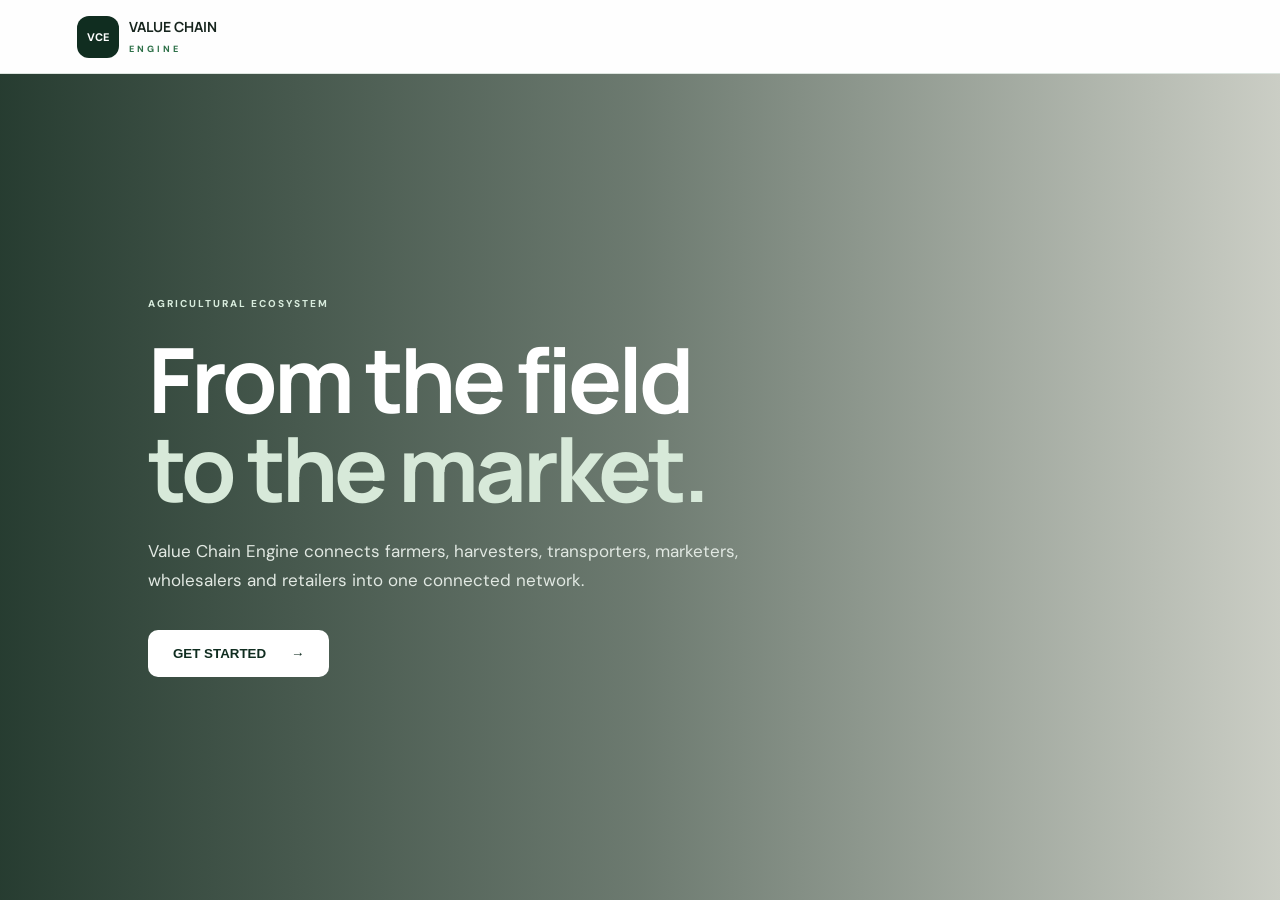
<file: index.html>
<!DOCTYPE html>
<html lang="en">
<head>
    <meta charset="UTF-8">
    <meta name="viewport" content="width=device-width, initial-scale=1.0">

    <title>Value Chain Engine</title>

    <link rel="stylesheet" href="style.css">

    <link href="https://fonts.googleapis.com/css2?family=DM+Sans:wght@400;500;600;700&family=Manrope:wght@500;600;700;800&display=swap" rel="stylesheet">
</head>

<body>

<!-- ================= NAVBAR ================= -->

<header class="navbar">

    <div class="logo" onclick="showLanding()">
        <span>VCE</span>
        <div>
            <strong>VALUE CHAIN</strong>
            <small>ENGINE</small>
        </div>
    </div>

    <div id="navProfile" class="nav-profile hidden">
        <span id="navUserName"></span>
        <button onclick="openEditProfile()">Profile</button>
    </div>

</header>


<!-- ================= LANDING ================= -->

<section id="landingPage" class="page landing">

    <div class="landing-image"></div>

    <div class="landing-content">

        <div class="eyebrow">
            AGRICULTURAL ECOSYSTEM
        </div>

        <h1>
            From the field<br>
            <span>to the market.</span>
        </h1>

        <p>
            Value Chain Engine connects farmers, harvesters,
            transporters, marketers, wholesalers and retailers
            into one connected network.
        </p>

        <button class="start-button" onclick="startEngine()">
            GET STARTED
            <span>→</span>
        </button>

    </div>

</section>


<!-- ================= ROLE ================= -->

<section id="rolePage" class="page centered-page hidden">

    <div class="step-number">01</div>

    <h1>Who are you?</h1>

    <p class="subtitle">
        Select your role in the value chain.
    </p>

    <div class="select-wrapper">

        <select id="roleSelect">

            <option value="">
                Select your role
            </option>

            <option value="farmer">
                Farmer
            </option>

            <option value="harvester">
                Harvester
            </option>

            <option value="tools">
                Tools Distributor
            </option>

            <option value="sorting">
                Sorting & Grading
            </option>

            <option value="transport">
                Transportation
            </option>

            <option value="marketer">
                Marketer
            </option>

            <option value="wholesaler">
                Wholesaler
            </option>

            <option value="retailer">
                Retailer
            </option>

        </select>

    </div>

    <button class="continue-button" onclick="continueRole()">
        CONTINUE →
    </button>

</section>


<!-- ================= PROFILE SETUP ================= -->

<section id="profilePage" class="page profile-page hidden">

    <div class="profile-container">

        <div class="step-number">02</div>

        <h1 id="profileHeading">
            Build your profile
        </h1>

        <p class="subtitle">
            Tell us a little about yourself and your work.
        </p>


        <div class="form-section">

            <h3>Personal information</h3>

            <div class="form-grid">

                <div>
                    <label>Name / Business name</label>
                    <input id="nameInput" placeholder="Enter name">
                </div>

                <div>
                    <label>Mobile number</label>
                    <input id="phoneInput" placeholder="10 digit mobile number">
                </div>

                <div>
                    <label>State</label>

                    <select id="stateInput">

                        <option value="">Select state</option>
                        <option>Karnataka</option>
                        <option>Kerala</option>
                        <option>Tamil Nadu</option>
                        <option>Andhra Pradesh</option>
                        <option>Maharashtra</option>

                    </select>

                </div>

                <div>
                    <label>City / Location</label>
                    <input id="locationInput" placeholder="Example: Bengaluru">
                </div>

            </div>

        </div>


        <!-- DYNAMIC JOB DETAILS -->

        <div id="jobDetails" class="form-section">

        </div>


        <button class="continue-button full-button" onclick="saveProfile()">
            CREATE MY PROFILE →
        </button>

    </div>

</section>


<!-- ================= DASHBOARD ================= -->

<section id="dashboardPage" class="page dashboard hidden">

    <div class="dashboard-container">

        <div class="dashboard-top">

            <div>

                <div class="eyebrow">
                    YOUR VALUE CHAIN
                </div>

                <h1 id="welcomeText">
                    Welcome
                </h1>

                <p id="roleText"></p>

            </div>

            <button class="edit-button" onclick="openEditProfile()">
                Edit profile
            </button>

        </div>


        <!-- CURRENT PROFILE -->

        <div class="profile-strip">

            <div>
                <small>LOCATION</small>
                <strong id="dashLocation">—</strong>
            </div>

            <div>
                <small>ROLE</small>
                <strong id="dashRole">—</strong>
            </div>

            <div>
                <small>STATUS</small>
                <strong class="active-status">ACTIVE</strong>
            </div>

        </div>


        <!-- NETWORK -->

        <div class="network-section">

            <div class="section-label">
                FIND CONNECTIONS
            </div>

            <h2>
                Build your network
            </h2>

            <div id="networkList" class="network-list">

            </div>

        </div>


        <!-- PROFILE DATA -->

        <div class="availability-section">

            <div class="section-label">
                YOUR CURRENT DATA
            </div>

            <h2>
                Current availability
            </h2>

            <div id="currentData" class="data-list">

            </div>

        </div>

    </div>

</section>


<!-- ================= SEARCH ================= -->

<section id="searchPage" class="page search-page hidden">

    <div class="search-container">

        <button class="back-button" onclick="backToDashboard()">
            ← Back
        </button>

        <div class="eyebrow">
            FIND CONNECTIONS
        </div>

        <h1 id="searchHeading">
            Transportation
        </h1>

        <p id="searchDescription"></p>


        <div class="search-box">

            <div>

                <label>Crop / Product</label>

                <select id="searchCrop">

                    <option value="">Any crop</option>
                    <option>Coconut</option>
                    <option>Tomato</option>
                    <option>Rice</option>
                    <option>Coffee</option>
                    <option>Arecanut</option>
                    <option>Banana</option>

                </select>

            </div>


            <div>

                <label>Quantity (kg)</label>

                <input
                    id="searchQuantity"
                    type="number"
                    placeholder="Example: 2000"
                >

            </div>


            <div>

                <label>State</label>

                <select id="searchState">

                    <option value="">Any state</option>
                    <option>Karnataka</option>
                    <option>Kerala</option>
                    <option>Tamil Nadu</option>
                    <option>Andhra Pradesh</option>
                    <option>Maharashtra</option>

                </select>

            </div>


            <button onclick="searchNetwork()">
                SEARCH →
            </button>

        </div>


        <div id="searchResults" class="search-results">

        </div>

    </div>

</section>


<!-- ================= CONNECTION ================= -->

<div id="connectionModal" class="modal hidden">

    <div class="modal-background" onclick="closeConnection()"></div>

    <div class="modal-card">

        <button class="modal-close" onclick="closeConnection()">×</button>

        <div id="connectionContent"></div>

    </div>

</div>


<!-- ================= EDIT PROFILE ================= -->

<div id="editModal" class="modal hidden">

    <div class="modal-background" onclick="closeEditProfile()"></div>

    <div class="modal-card">

        <button class="modal-close" onclick="closeEditProfile()">×</button>

        <div id="editContent"></div>

    </div>

</div>


<script src="script.js"></script>

</body>
</html>
</file>
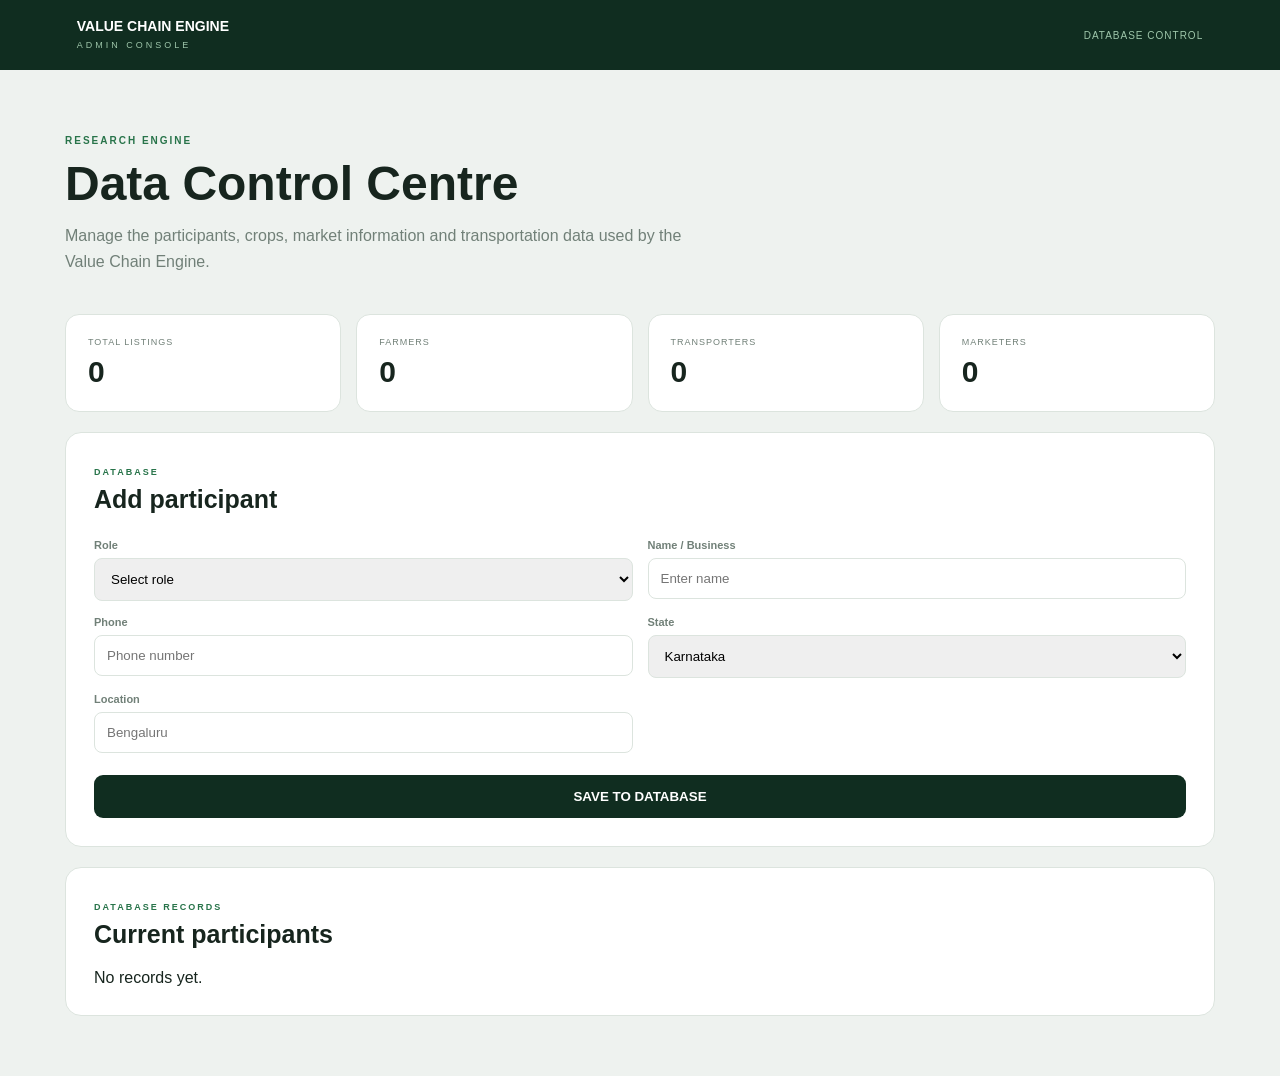
<file: admin.html>
<!DOCTYPE html>
<html lang="en">

<head>

    <meta charset="UTF-8">

    <meta name="viewport"
          content="width=device-width, initial-scale=1.0">

    <title>VCE Admin Console</title>

    <link rel="stylesheet" href="admin.css">

</head>


<body>


<header class="admin-nav">

    <div>

        <strong>VALUE CHAIN ENGINE</strong>

        <span>ADMIN CONSOLE</span>

    </div>


    <div class="admin-status">
        DATABASE CONTROL
    </div>

</header>


<main class="admin-container">


    <section class="admin-header">

        <small>RESEARCH ENGINE</small>

        <h1>
            Data Control Centre
        </h1>

        <p>
            Manage the participants, crops, market information
            and transportation data used by the Value Chain Engine.
        </p>

    </section>


    <!-- STATS -->

    <section class="stats">

        <div>
            <small>TOTAL LISTINGS</small>
            <strong id="totalListings">0</strong>
        </div>

        <div>
            <small>FARMERS</small>
            <strong id="farmerCount">0</strong>
        </div>

        <div>
            <small>TRANSPORTERS</small>
            <strong id="transportCount">0</strong>
        </div>

        <div>
            <small>MARKETERS</small>
            <strong id="marketerCount">0</strong>
        </div>

    </section>


    <!-- ADD DATA -->

    <section class="admin-card">

        <div class="card-heading">

            <div>

                <small>DATABASE</small>

                <h2>
                    Add participant
                </h2>

            </div>

        </div>


        <div class="form-grid">


            <div>

                <label>Role</label>

                <select id="adminRole"
                        onchange="loadAdminFields()">

                    <option value="">
                        Select role
                    </option>

                    <option value="farmer">
                        Farmer
                    </option>

                    <option value="harvester">
                        Harvester
                    </option>

                    <option value="tools">
                        Tools Distributor
                    </option>

                    <option value="sorting">
                        Sorting & Grading
                    </option>

                    <option value="transport">
                        Transportation
                    </option>

                    <option value="marketer">
                        Marketer
                    </option>

                    <option value="wholesaler">
                        Wholesaler
                    </option>

                    <option value="retailer">
                        Retailer
                    </option>

                </select>

            </div>


            <div>

                <label>Name / Business</label>

                <input
                    id="adminName"
                    placeholder="Enter name"
                >

            </div>


            <div>

                <label>Phone</label>

                <input
                    id="adminPhone"
                    placeholder="Phone number"
                >

            </div>


            <div>

                <label>State</label>

                <select id="adminState">

                    <option>Karnataka</option>
                    <option>Kerala</option>
                    <option>Tamil Nadu</option>
                    <option>Andhra Pradesh</option>
                    <option>Maharashtra</option>

                </select>

            </div>


            <div>

                <label>Location</label>

                <input
                    id="adminLocation"
                    placeholder="Bengaluru"
                >

            </div>


        </div>


        <div id="adminDynamicFields"></div>


        <button
            class="save-admin"
            onclick="saveAdminListing()"
        >
            SAVE TO DATABASE
        </button>

    </section>


    <!-- DATABASE -->

    <section class="admin-card">

        <div class="card-heading">

            <div>

                <small>DATABASE RECORDS</small>

                <h2>
                    Current participants
                </h2>

            </div>

        </div>


        <div id="adminListings"
             class="admin-list">

        </div>

    </section>


</main>


<script src="admin.js"></script>

</body>

</html>
</file>
<file: style.css>
* {
    box-sizing: border-box;
    margin: 0;
    padding: 0;
}

:root {
    --dark: #102d20;
    --green: #2d7048;
    --light-green: #e7f1e9;

    --cream: #f5f3eb;
    --white: #ffffff;

    --text: #17251e;
    --muted: #718078;

    --border: #dce4de;

    --orange: #c9853d;
}

body {
    font-family: "DM Sans", sans-serif;

    background: var(--cream);

    color: var(--text);

    min-height: 100vh;
}


/* ================= NAVBAR ================= */

.navbar {

    height: 74px;

    padding: 0 6%;

    background: rgba(255,255,255,.95);

    border-bottom: 1px solid var(--border);

    display: flex;

    justify-content: space-between;

    align-items: center;

    position: sticky;

    top: 0;

    z-index: 100;
}

.logo {

    display: flex;

    align-items: center;

    gap: 10px;

    cursor: pointer;
}

.logo > span {

    width: 42px;

    height: 42px;

    border-radius: 12px;

    background: var(--dark);

    color: white;

    display: flex;

    align-items: center;

    justify-content: center;

    font-size: 11px;

    font-weight: 800;
}

.logo strong {

    display: block;

    font-family: Manrope;

    font-size: 14px;
}

.logo small {

    font-size: 9px;

    letter-spacing: 3px;

    color: var(--green);

    font-weight: 800;
}

.nav-profile {

    display: flex;

    align-items: center;

    gap: 15px;
}

.nav-profile button {

    border: 1px solid var(--border);

    background: white;

    padding: 9px 15px;

    border-radius: 9px;

    cursor: pointer;
}


/* ================= COMMON ================= */

.hidden {
    display: none !important;
}

.page {
    min-height: calc(100vh - 74px);
}

.eyebrow {

    font-size: 10px;

    letter-spacing: 2px;

    font-weight: 800;

    color: var(--green);
}

.step-number {

    color: var(--green);

    font-size: 11px;

    font-weight: 800;

    letter-spacing: 2px;

    margin-bottom: 15px;
}


/* ================= LANDING ================= */

.landing {

    position: relative;

    min-height: calc(100vh - 74px);

    display: flex;

    align-items: center;

    overflow: hidden;
}

.landing-image {

    position: absolute;

    inset: 0;

    background-image:
        linear-gradient(
            90deg,
            rgba(10,35,23,.88),
            rgba(10,35,23,.58),
            rgba(10,35,23,.18)
        ),
        url("https://images.unsplash.com/photo-1500382017468-9049fed747ef?auto=format&fit=crop&w=2000&q=85");

    background-size: cover;

    background-position: center;
}

.landing-content {

    position: relative;

    z-index: 2;

    color: white;

    max-width: 700px;

    margin-left: 10%;

    padding: 60px 20px;
}

.landing-content .eyebrow {
    color: #d7ebdc;
}

.landing-content h1 {

    font-family: Manrope;

    font-size: clamp(50px, 8vw, 90px);

    line-height: .98;

    letter-spacing: -4px;

    margin: 25px 0;
}

.landing-content h1 span {
    color: #d7e9d9;
}

.landing-content p {

    max-width: 600px;

    color: #e1e8e2;

    line-height: 1.7;

    font-size: 17px;
}

.start-button {

    margin-top: 35px;

    padding: 16px 25px;

    border: none;

    border-radius: 10px;

    background: white;

    color: var(--dark);

    font-weight: 800;

    cursor: pointer;

    display: flex;

    gap: 25px;

    align-items: center;
}

.start-button:hover {
    transform: translateY(-2px);
}


/* ================= CENTER PAGE ================= */

.centered-page {

    display: flex;

    flex-direction: column;

    justify-content: center;

    align-items: center;

    text-align: center;

    padding: 60px 20px;
}

.centered-page h1,
.profile-container h1,
.search-container h1 {

    font-family: Manrope;

    font-size: clamp(40px, 6vw, 65px);

    letter-spacing: -3px;

    margin-bottom: 10px;
}

.subtitle {

    color: var(--muted);

    margin-bottom: 35px;
}


/* ================= SELECT ================= */

.select-wrapper {

    width: min(500px, 100%);

    position: relative;
}

.select-wrapper select {

    width: 100%;

    padding: 18px;

    border-radius: 12px;

    border: 1px solid var(--border);

    background: white;

    font-size: 16px;

    font-family: inherit;

    outline: none;
}

.continue-button {

    margin-top: 25px;

    padding: 15px 25px;

    background: var(--dark);

    color: white;

    border: none;

    border-radius: 10px;

    cursor: pointer;

    font-weight: 800;
}


/* ================= PROFILE ================= */

.profile-page {

    padding: 70px 20px;
}

.profile-container {

    width: min(900px, 100%);

    margin: auto;
}

.form-section {

    background: white;

    border: 1px solid var(--border);

    border-radius: 18px;

    padding: 28px;

    margin-top: 25px;
}

.form-section h3 {

    font-family: Manrope;

    margin-bottom: 22px;
}

.form-grid {

    display: grid;

    grid-template-columns: 1fr 1fr;

    gap: 18px;
}

.form-grid > div {

    display: flex;

    flex-direction: column;

    gap: 7px;
}

label {

    font-size: 11px;

    font-weight: 700;

    color: var(--muted);
}

input,
select,
textarea {

    width: 100%;

    padding: 13px;

    border: 1px solid var(--border);

    border-radius: 9px;

    background: white;

    outline: none;

    font-family: inherit;
}

input:focus,
select:focus,
textarea:focus {
    border-color: var(--green);
}

.full-button {
    width: 100%;
}


/* ================= DASHBOARD ================= */

.dashboard-container {

    width: min(1100px, 100%);

    margin: auto;

    padding: 70px 20px;
}

.dashboard-top {

    display: flex;

    justify-content: space-between;

    align-items: end;
}

.dashboard-top h1 {

    font-family: Manrope;

    font-size: 48px;

    letter-spacing: -2px;

    margin-top: 8px;
}

.dashboard-top p {

    color: var(--muted);

    margin-top: 7px;
}

.edit-button {

    border: 1px solid var(--border);

    background: white;

    padding: 11px 16px;

    border-radius: 9px;

    cursor: pointer;
}

.profile-strip {

    display: grid;

    grid-template-columns: repeat(3,1fr);

    margin-top: 35px;

    background: var(--dark);

    color: white;

    border-radius: 16px;

    overflow: hidden;
}

.profile-strip > div {

    padding: 22px;

    border-right: 1px solid rgba(255,255,255,.1);
}

.profile-strip small {

    display: block;

    color: #9cb3a4;

    font-size: 9px;

    letter-spacing: 1px;

    margin-bottom: 6px;
}

.active-status {
    color: #9be2ad;
}

.network-section,
.availability-section {

    margin-top: 60px;
}

.section-label {

    font-size: 10px;

    color: var(--green);

    font-weight: 800;

    letter-spacing: 2px;
}

.network-section h2,
.availability-section h2 {

    font-family: Manrope;

    margin-top: 7px;

    font-size: 30px;
}

.network-list {

    margin-top: 20px;

    display: grid;

    grid-template-columns: repeat(3,1fr);

    gap: 12px;
}

.network-item {

    background: white;

    border: 1px solid var(--border);

    border-radius: 14px;

    padding: 22px;

    cursor: pointer;

    transition: .2s;
}

.network-item:hover {

    transform: translateY(-3px);

    border-color: #a9c7b1;
}

.network-item h3 {

    font-family: Manrope;

    font-size: 17px;
}

.network-item p {

    color: var(--muted);

    font-size: 13px;

    margin-top: 7px;
}

.network-item span {

    display: block;

    margin-top: 20px;

    color: var(--green);

    font-weight: 800;
}

.data-list {

    margin-top: 20px;

    display: grid;

    gap: 10px;
}

.data-item {

    display: flex;

    justify-content: space-between;

    padding: 18px;

    background: white;

    border: 1px solid var(--border);

    border-radius: 12px;
}


/* ================= SEARCH ================= */

.search-page {

    padding: 60px 20px;
}

.search-container {

    width: min(1100px,100%);

    margin: auto;
}

.back-button {

    border: none;

    background: none;

    cursor: pointer;

    color: var(--green);

    font-weight: 800;

    margin-bottom: 35px;
}

.search-box {

    margin-top: 35px;

    background: white;

    border: 1px solid var(--border);

    border-radius: 15px;

    padding: 18px;

    display: grid;

    grid-template-columns: 1fr 1fr 1fr auto;

    gap: 12px;
}

.search-box > div {

    display: flex;

    flex-direction: column;

    gap: 6px;
}

.search-box button {

    align-self: end;

    padding: 13px 20px;

    background: var(--dark);

    color: white;

    border: none;

    border-radius: 9px;

    cursor: pointer;

    font-weight: 800;
}

.search-results {

    margin-top: 25px;

    display: grid;

    grid-template-columns: repeat(2,1fr);

    gap: 15px;
}

.result-card {

    background: white;

    border: 1px solid var(--border);

    border-radius: 15px;

    padding: 22px;
}

.result-card h3 {

    font-family: Manrope;

    font-size: 19px;
}

.result-role {

    color: var(--green);

    font-size: 10px;

    font-weight: 800;

    letter-spacing: 1px;

    margin-top: 4px;
}

.result-grid {

    display: grid;

    grid-template-columns: 1fr 1fr;

    gap: 8px;

    margin-top: 18px;
}

.result-grid div {

    background: #f6f8f5;

    padding: 11px;

    border-radius: 8px;
}

.result-grid small {

    display: block;

    color: var(--muted);

    font-size: 9px;
}

.result-grid strong {

    font-size: 13px;
}

.view-button {

    width: 100%;

    margin-top: 15px;

    padding: 12px;

    border: none;

    background: var(--green);

    color: white;

    border-radius: 9px;

    cursor: pointer;

    font-weight: 800;
}


/* ================= MODALS ================= */

.modal {

    position: fixed;

    inset: 0;

    z-index: 500;

    display: flex;

    align-items: center;

    justify-content: center;

    padding: 20px;
}

.modal-background {

    position: absolute;

    inset: 0;

    background: rgba(0,0,0,.6);

    backdrop-filter: blur(4px);
}

.modal-card {

    position: relative;

    z-index: 2;

    width: min(600px,100%);

    max-height: 90vh;

    overflow-y: auto;

    background: white;

    border-radius: 18px;

    padding: 30px;
}

.modal-close {

    position: absolute;

    right: 18px;

    top: 18px;

    border: none;

    background: #f1f3f1;

    width: 35px;

    height: 35px;

    border-radius: 50%;

    cursor: pointer;

    font-size: 20px;
}

.connection-actions {

    display: flex;

    gap: 10px;

    margin-top: 25px;
}

.connection-actions button {

    flex: 1;

    padding: 13px;

    border-radius: 9px;

    cursor: pointer;

    font-weight: 800;

    border: none;
}

.yes-button {

    background: var(--green);

    color: white;
}

.no-button {

    background: #eee;

    color: #333;
}


/* ================= MOBILE ================= */

@media(max-width:800px) {

    .landing-content {
        margin-left: 4%;
    }

    .form-grid,
    .network-list,
    .search-results {
        grid-template-columns: 1fr;
    }

    .profile-strip {
        grid-template-columns: 1fr;
    }

    .search-box {
        grid-template-columns: 1fr;
    }

    .dashboard-top {
        display: block;
    }

    .edit-button {
        margin-top: 20px;
    }

}

@media(max-width:550px) {

    .landing-content h1 {
        font-size: 50px;
    }

    .dashboard-top h1 {
        font-size: 38px;
    }

}
</file>
<file: admin.css>
* {
    box-sizing: border-box;

    margin: 0;

    padding: 0;
}

body {

    font-family: Arial, sans-serif;

    background: #eef2ef;

    color: #17251e;
}


/* NAV */

.admin-nav {

    height: 70px;

    background: #102d20;

    color: white;

    display: flex;

    justify-content: space-between;

    align-items: center;

    padding: 0 6%;
}

.admin-nav strong {

    display: block;

    font-size: 14px;
}

.admin-nav span {

    font-size: 9px;

    letter-spacing: 3px;

    color: #9ec6aa;
}

.admin-status {

    font-size: 10px;

    letter-spacing: 1px;

    color: #9ec6aa;
}


/* CONTAINER */

.admin-container {

    width: min(1150px, 92%);

    margin: auto;

    padding: 60px 0;
}


/* HEADER */

.admin-header small {

    color: #28744a;

    font-size: 10px;

    font-weight: 800;

    letter-spacing: 2px;
}

.admin-header h1 {

    font-size: 48px;

    margin-top: 8px;
}

.admin-header p {

    max-width: 650px;

    color: #718078;

    margin-top: 12px;

    line-height: 1.6;
}


/* STATS */

.stats {

    display: grid;

    grid-template-columns: repeat(4,1fr);

    gap: 15px;

    margin-top: 40px;
}

.stats div {

    background: white;

    border: 1px solid #dce4de;

    border-radius: 14px;

    padding: 22px;
}

.stats small {

    display: block;

    color: #718078;

    font-size: 9px;

    letter-spacing: 1px;
}

.stats strong {

    display: block;

    font-size: 30px;

    margin-top: 8px;
}


/* CARD */

.admin-card {

    background: white;

    border: 1px solid #dce4de;

    border-radius: 16px;

    padding: 28px;

    margin-top: 20px;
}

.card-heading small {

    color: #28744a;

    font-size: 9px;

    font-weight: 800;

    letter-spacing: 2px;
}

.card-heading h2 {

    margin-top: 6px;

    font-size: 25px;
}


/* FORM */

.form-grid {

    display: grid;

    grid-template-columns: 1fr 1fr;

    gap: 15px;

    margin-top: 25px;
}

.form-grid > div {

    display: flex;

    flex-direction: column;

    gap: 7px;
}

label {

    font-size: 11px;

    font-weight: 700;

    color: #718078;
}

input,
select,
textarea {

    padding: 12px;

    border: 1px solid #dce4de;

    border-radius: 8px;

    font-family: inherit;

    outline: none;
}

input:focus,
select:focus {

    border-color: #28744a;
}


/* DYNAMIC */

.dynamic-fields {

    margin-top: 20px;

    padding: 20px;

    background: #f4f7f4;

    border-radius: 12px;
}


/* BUTTON */

.save-admin {

    width: 100%;

    margin-top: 22px;

    padding: 14px;

    background: #102d20;

    color: white;

    border: none;

    border-radius: 9px;

    font-weight: 800;

    cursor: pointer;
}


/* LIST */

.admin-list {

    margin-top: 20px;

    display: grid;

    gap: 10px;
}

.admin-record {

    display: flex;

    justify-content: space-between;

    align-items: center;

    padding: 18px;

    border: 1px solid #dce4de;

    border-radius: 10px;
}

.admin-record small {

    display: block;

    color: #28744a;

    font-weight: 800;

    font-size: 9px;

    letter-spacing: 1px;

    margin-bottom: 4px;
}

.delete-button {

    border: none;

    background: #ffe5e5;

    color: #a40000;

    padding: 8px 12px;

    border-radius: 7px;

    cursor: pointer;
}


/* MOBILE */

@media(max-width:700px) {

    .stats {

        grid-template-columns: 1fr 1fr;

    }

    .form-grid {

        grid-template-columns: 1fr;

    }

    .admin-header h1 {

        font-size: 38px;

    }

    .admin-record {

        align-items: flex-start;

        gap: 15px;

        flex-direction: column;

    }

}
</file>
